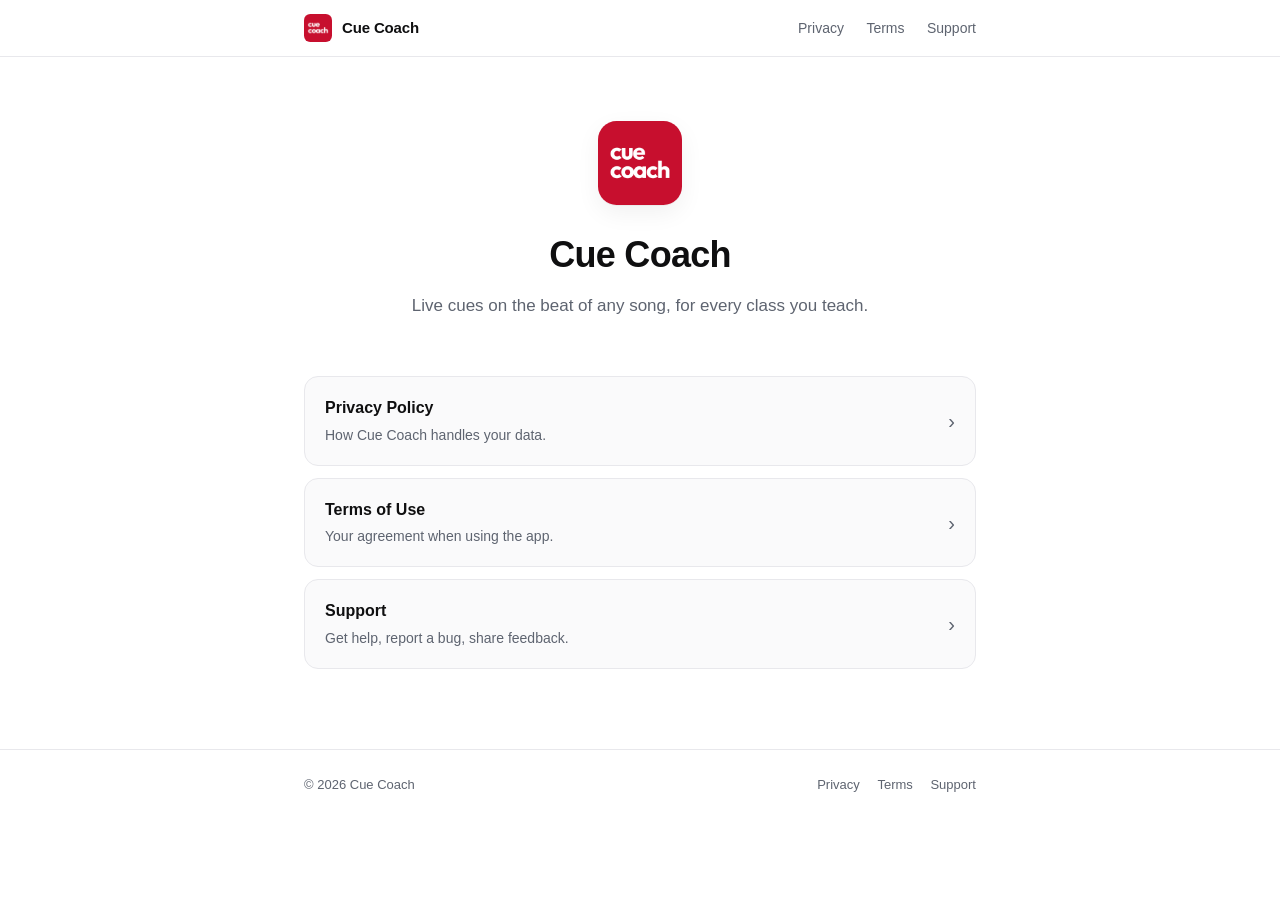
<file: index.html>
<!doctype html>
<html lang="en">
  <head>
    <meta charset="utf-8" />
    <meta name="viewport" content="width=device-width, initial-scale=1" />
    <title>Cue Coach</title>
    <meta name="description" content="Cue Coach — live cues on the beat of any song." />
    <link rel="stylesheet" href="styles.css" />
    <link rel="icon" type="image/png" href="logo.png" />
    <link rel="apple-touch-icon" href="logo.png" />
  </head>
  <body>
    <header class="topnav">
      <div class="container">
        <a href="./" class="brand">
          <img src="logo.png" alt="" class="brand-logo" />
          <span>Cue Coach</span>
        </a>
        <nav>
          <a href="privacy/">Privacy</a>
          <a href="terms/">Terms</a>
          <a href="support/">Support</a>
        </nav>
      </div>
    </header>

    <main class="container">
      <section class="hero">
        <img src="logo.png" alt="Cue Coach" class="hero-logo" />
        <h1>Cue Coach</h1>
        <p class="tagline">Live cues on the beat of any song, for every class you teach.</p>
      </section>

      <section class="links">
        <a class="link-card" href="privacy/">
          <span class="link-text">
            <span class="link-title">Privacy Policy</span>
            <span class="link-desc">How Cue Coach handles your data.</span>
          </span>
          <span class="chev">&rsaquo;</span>
        </a>
        <a class="link-card" href="terms/">
          <span class="link-text">
            <span class="link-title">Terms of Use</span>
            <span class="link-desc">Your agreement when using the app.</span>
          </span>
          <span class="chev">&rsaquo;</span>
        </a>
        <a class="link-card" href="support/">
          <span class="link-text">
            <span class="link-title">Support</span>
            <span class="link-desc">Get help, report a bug, share feedback.</span>
          </span>
          <span class="chev">&rsaquo;</span>
        </a>
      </section>
    </main>

    <footer class="site-footer">
      <div class="container">
        <span>&copy; <span id="year"></span> Cue Coach</span>
        <span>
          <a href="privacy/">Privacy</a>
          <a href="terms/">Terms</a>
          <a href="support/">Support</a>
        </span>
      </div>
    </footer>
    <script>
      document.getElementById("year").textContent = new Date().getFullYear();
    </script>
  </body>
</html>
</file>
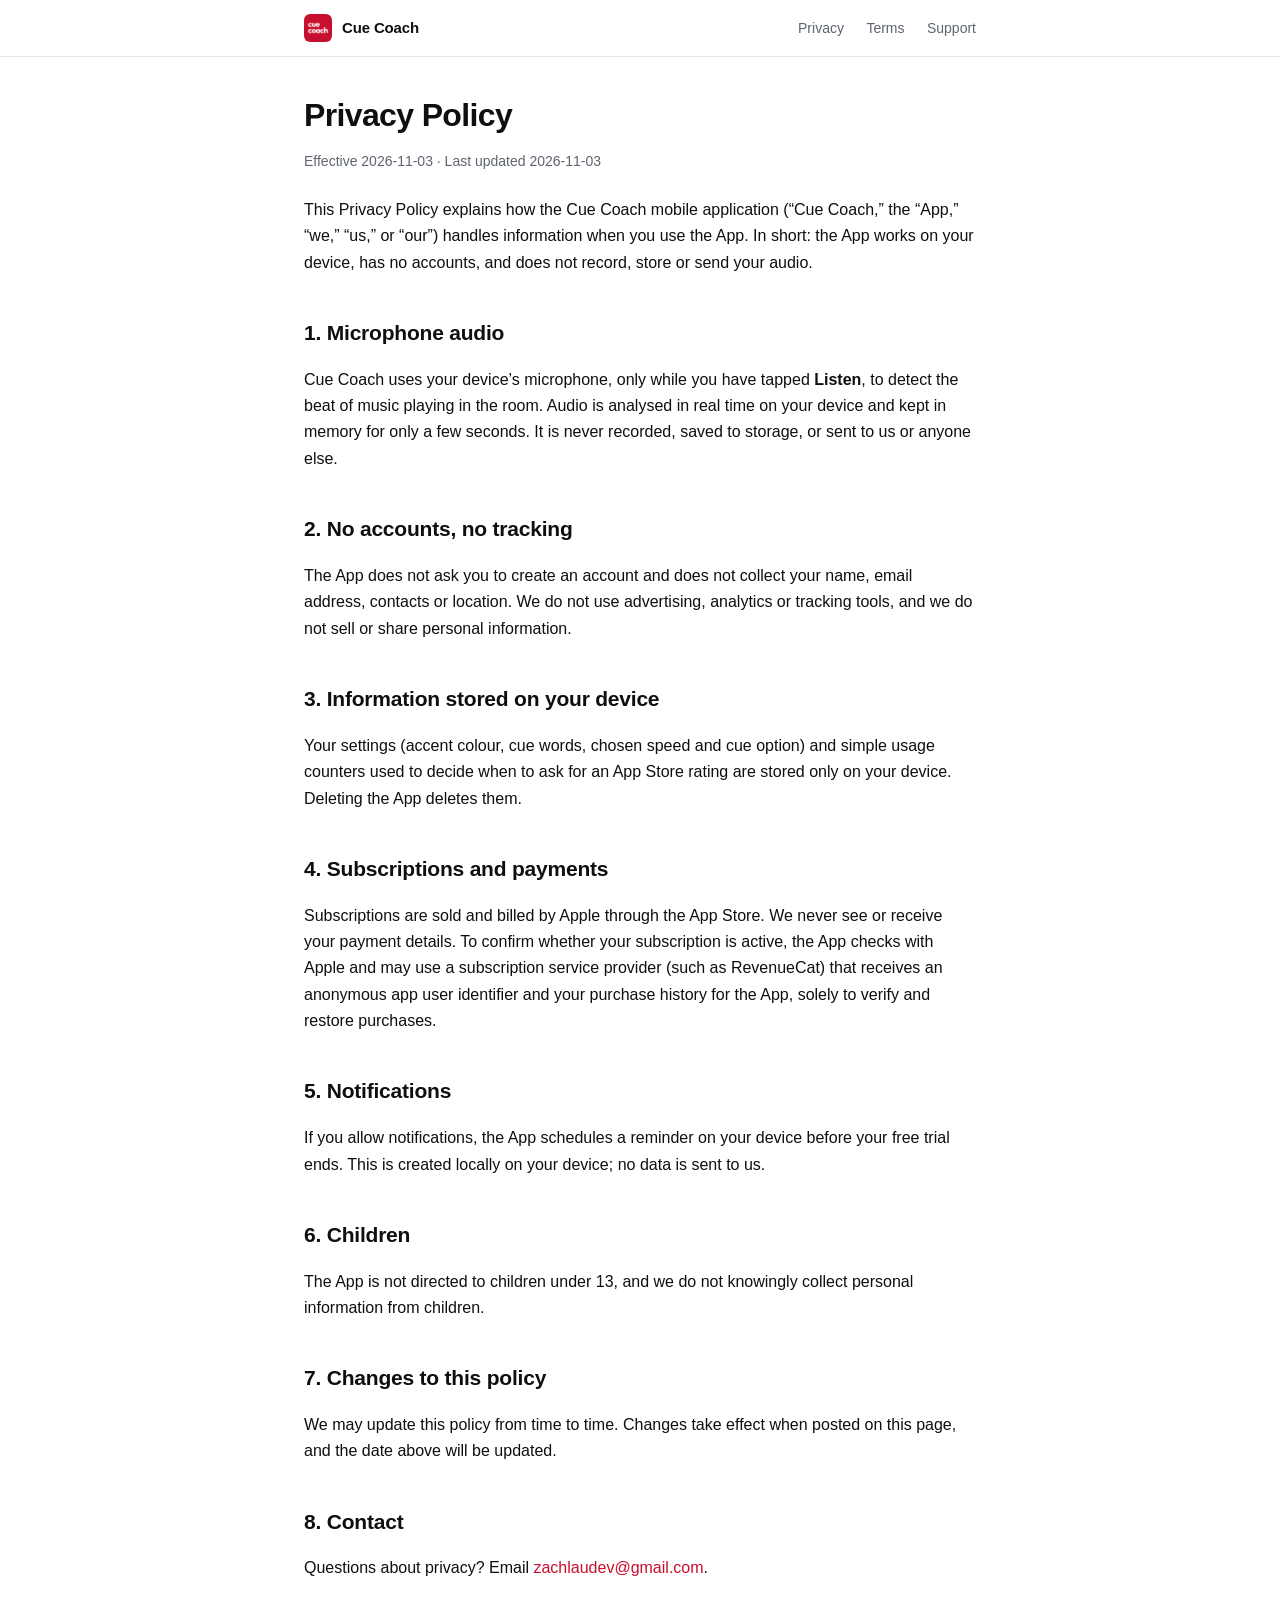
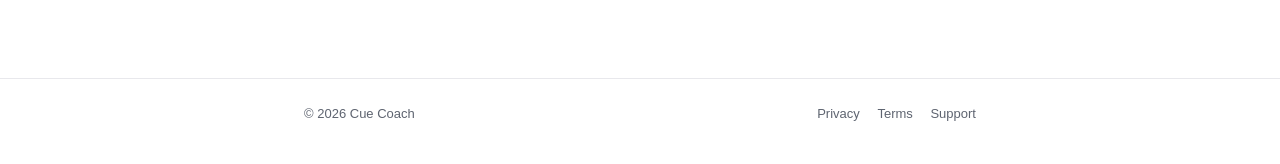
<file: privacy/index.html>
<!doctype html>
<html lang="en">
  <head>
    <meta charset="utf-8" />
    <meta name="viewport" content="width=device-width, initial-scale=1" />
    <title>Privacy Policy — Cue Coach</title>
    <meta name="description" content="Cue Coach privacy policy." />
    <link rel="stylesheet" href="../styles.css" />
    <link rel="icon" type="image/png" href="../logo.png" />
    <link rel="apple-touch-icon" href="../logo.png" />
  </head>
  <body>
    <header class="topnav">
      <div class="container">
        <a href="../" class="brand">
          <img src="../logo.png" alt="" class="brand-logo" />
          <span>Cue Coach</span>
        </a>
        <nav>
          <a href="../privacy/">Privacy</a>
          <a href="../terms/">Terms</a>
          <a href="../support/">Support</a>
        </nav>
      </div>
    </header>

    <main class="container">
      <article class="legal">
        <h1>Privacy Policy</h1>
        <p class="meta">Effective 2026-11-03 · Last updated 2026-11-03</p>

        <p>
          This Privacy Policy explains how the Cue Coach mobile application
          (&ldquo;Cue Coach,&rdquo; the &ldquo;App,&rdquo; &ldquo;we,&rdquo;
          &ldquo;us,&rdquo; or &ldquo;our&rdquo;) handles information when you
          use the App. In short: the App works on your device, has no
          accounts, and does not record, store or send your audio.
        </p>

        <h2 id="microphone">1. Microphone audio</h2>
        <p>
          Cue Coach uses your device&rsquo;s microphone, only while you have
          tapped <strong>Listen</strong>, to detect the beat of music playing
          in the room. Audio is analysed in real time on your device and kept
          in memory for only a few seconds. It is never recorded, saved to
          storage, or sent to us or anyone else.
        </p>

        <h2 id="no-accounts">2. No accounts, no tracking</h2>
        <p>
          The App does not ask you to create an account and does not collect
          your name, email address, contacts or location. We do not use
          advertising, analytics or tracking tools, and we do not sell or
          share personal information.
        </p>

        <h2 id="on-device">3. Information stored on your device</h2>
        <p>
          Your settings (accent colour, cue words, chosen speed and cue
          option) and simple usage counters used to decide when to ask for an
          App Store rating are stored only on your device. Deleting the App
          deletes them.
        </p>

        <h2 id="purchases">4. Subscriptions and payments</h2>
        <p>
          Subscriptions are sold and billed by Apple through the App Store.
          We never see or receive your payment details. To confirm whether
          your subscription is active, the App checks with Apple and may use a
          subscription service provider (such as RevenueCat) that receives an
          anonymous app user identifier and your purchase history for the
          App, solely to verify and restore purchases.
        </p>

        <h2 id="notifications">5. Notifications</h2>
        <p>
          If you allow notifications, the App schedules a reminder on your
          device before your free trial ends. This is created locally on your
          device; no data is sent to us.
        </p>

        <h2 id="children">6. Children</h2>
        <p>
          The App is not directed to children under 13, and we do not
          knowingly collect personal information from children.
        </p>

        <h2 id="changes">7. Changes to this policy</h2>
        <p>
          We may update this policy from time to time. Changes take effect
          when posted on this page, and the date above will be updated.
        </p>

        <h2 id="contact">8. Contact</h2>
        <p>
          Questions about privacy? Email
          <a href="mailto:zachlaudev@gmail.com">zachlaudev@gmail.com</a>.
        </p>
      </article>
    </main>

    <footer class="site-footer">
      <div class="container">
        <span>&copy; <span id="year"></span> Cue Coach</span>
        <span>
          <a href="../privacy/">Privacy</a>
          <a href="../terms/">Terms</a>
          <a href="../support/">Support</a>
        </span>
      </div>
    </footer>
    <script>
      document.getElementById("year").textContent = new Date().getFullYear();
    </script>
  </body>
</html>
</file>
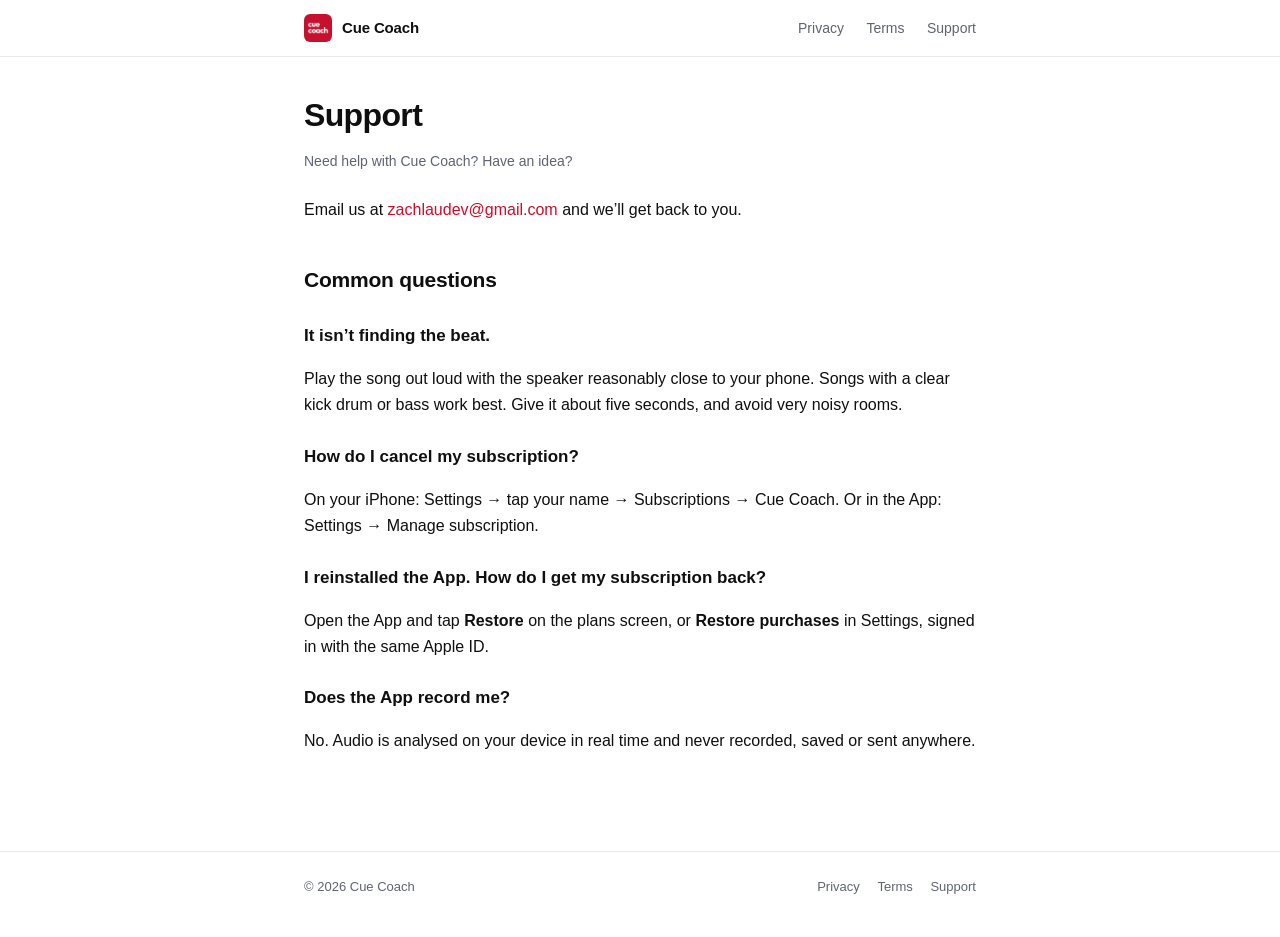
<file: support/index.html>
<!doctype html>
<html lang="en">
  <head>
    <meta charset="utf-8" />
    <meta name="viewport" content="width=device-width, initial-scale=1" />
    <title>Support — Cue Coach</title>
    <meta name="description" content="Get help with Cue Coach." />
    <link rel="stylesheet" href="../styles.css" />
    <link rel="icon" type="image/png" href="../logo.png" />
    <link rel="apple-touch-icon" href="../logo.png" />
  </head>
  <body>
    <header class="topnav">
      <div class="container">
        <a href="../" class="brand">
          <img src="../logo.png" alt="" class="brand-logo" />
          <span>Cue Coach</span>
        </a>
        <nav>
          <a href="../privacy/">Privacy</a>
          <a href="../terms/">Terms</a>
          <a href="../support/">Support</a>
        </nav>
      </div>
    </header>

    <main class="container">
      <article class="legal">
        <h1>Support</h1>
        <p class="meta">Need help with Cue Coach? Have an idea?</p>

        <p>
          Email us at
          <a href="mailto:zachlaudev@gmail.com">zachlaudev@gmail.com</a> and
          we&rsquo;ll get back to you.
        </p>

        <h2>Common questions</h2>

        <h3>It isn&rsquo;t finding the beat.</h3>
        <p>
          Play the song out loud with the speaker reasonably close to your
          phone. Songs with a clear kick drum or bass work best. Give it about
          five seconds, and avoid very noisy rooms.
        </p>

        <h3>How do I cancel my subscription?</h3>
        <p>
          On your iPhone: Settings &rarr; tap your name &rarr; Subscriptions
          &rarr; Cue Coach. Or in the App: Settings &rarr; Manage subscription.
        </p>

        <h3>I reinstalled the App. How do I get my subscription back?</h3>
        <p>
          Open the App and tap <strong>Restore</strong> on the plans screen,
          or <strong>Restore purchases</strong> in Settings, signed in with
          the same Apple ID.
        </p>

        <h3>Does the App record me?</h3>
        <p>
          No. Audio is analysed on your device in real time and never
          recorded, saved or sent anywhere.
        </p>
      </article>
    </main>

    <footer class="site-footer">
      <div class="container">
        <span>&copy; <span id="year"></span> Cue Coach</span>
        <span>
          <a href="../privacy/">Privacy</a>
          <a href="../terms/">Terms</a>
          <a href="../support/">Support</a>
        </span>
      </div>
    </footer>
    <script>
      document.getElementById("year").textContent = new Date().getFullYear();
    </script>
  </body>
</html>
</file>
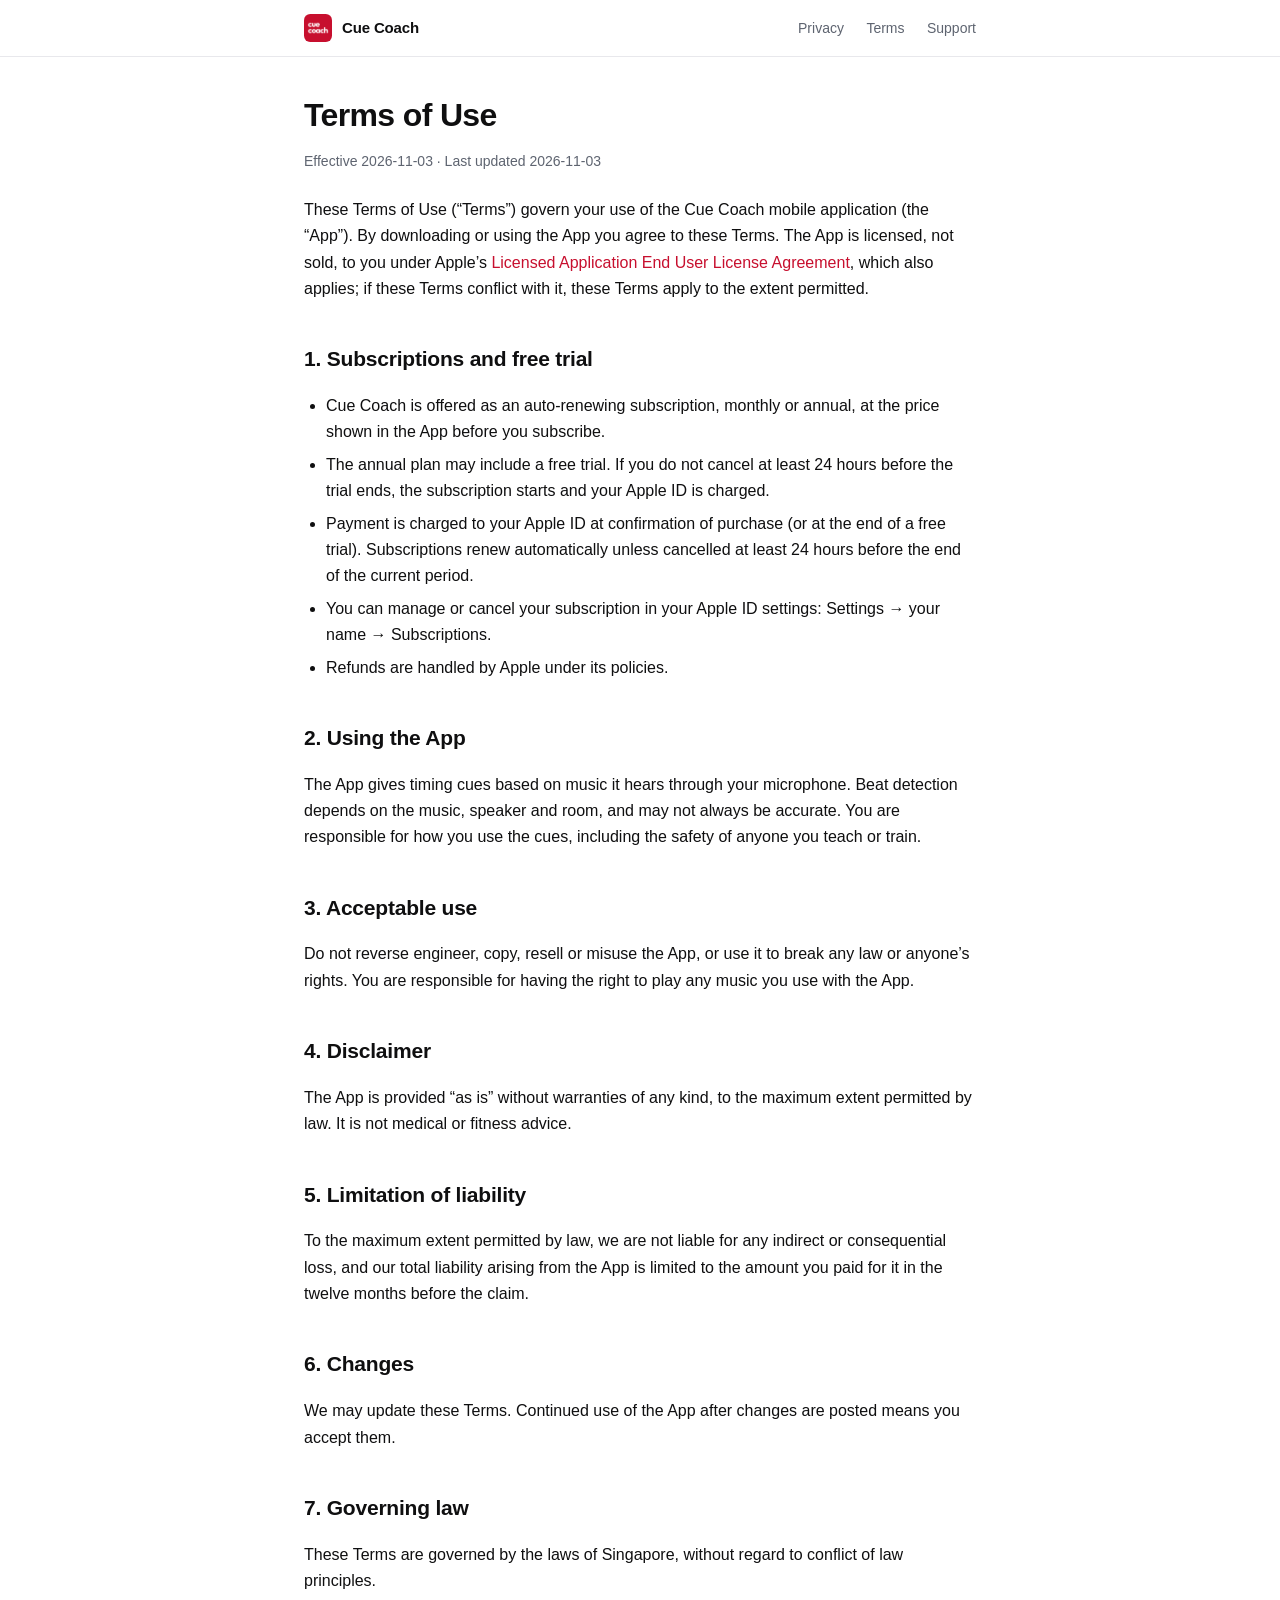
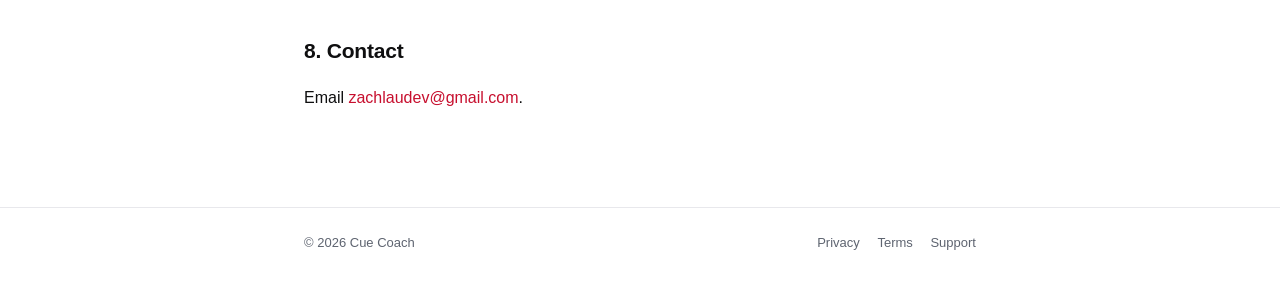
<file: terms/index.html>
<!doctype html>
<html lang="en">
  <head>
    <meta charset="utf-8" />
    <meta name="viewport" content="width=device-width, initial-scale=1" />
    <title>Terms of Use — Cue Coach</title>
    <meta name="description" content="Cue Coach terms of use." />
    <link rel="stylesheet" href="../styles.css" />
    <link rel="icon" type="image/png" href="../logo.png" />
    <link rel="apple-touch-icon" href="../logo.png" />
  </head>
  <body>
    <header class="topnav">
      <div class="container">
        <a href="../" class="brand">
          <img src="../logo.png" alt="" class="brand-logo" />
          <span>Cue Coach</span>
        </a>
        <nav>
          <a href="../privacy/">Privacy</a>
          <a href="../terms/">Terms</a>
          <a href="../support/">Support</a>
        </nav>
      </div>
    </header>

    <main class="container">
      <article class="legal">
        <h1>Terms of Use</h1>
        <p class="meta">Effective 2026-11-03 · Last updated 2026-11-03</p>

        <p>
          These Terms of Use (&ldquo;Terms&rdquo;) govern your use of the Cue
          Coach mobile application (the &ldquo;App&rdquo;). By downloading or
          using the App you agree to these Terms. The App is licensed, not
          sold, to you under Apple&rsquo;s
          <a href="https://www.apple.com/legal/internet-services/itunes/dev/stdeula/">Licensed Application End User License Agreement</a>,
          which also applies; if these Terms conflict with it, these Terms
          apply to the extent permitted.
        </p>

        <h2 id="subscriptions">1. Subscriptions and free trial</h2>
        <ul>
          <li>
            Cue Coach is offered as an auto-renewing subscription, monthly or
            annual, at the price shown in the App before you subscribe.
          </li>
          <li>
            The annual plan may include a free trial. If you do not cancel at
            least 24 hours before the trial ends, the subscription starts and
            your Apple ID is charged.
          </li>
          <li>
            Payment is charged to your Apple ID at confirmation of purchase
            (or at the end of a free trial). Subscriptions renew automatically
            unless cancelled at least 24 hours before the end of the current
            period.
          </li>
          <li>
            You can manage or cancel your subscription in your Apple ID
            settings: Settings &rarr; your name &rarr; Subscriptions.
          </li>
          <li>
            Refunds are handled by Apple under its policies.
          </li>
        </ul>

        <h2 id="use">2. Using the App</h2>
        <p>
          The App gives timing cues based on music it hears through your
          microphone. Beat detection depends on the music, speaker and room,
          and may not always be accurate. You are responsible for how you use
          the cues, including the safety of anyone you teach or train.
        </p>

        <h2 id="acceptable-use">3. Acceptable use</h2>
        <p>
          Do not reverse engineer, copy, resell or misuse the App, or use it
          to break any law or anyone&rsquo;s rights. You are responsible for
          having the right to play any music you use with the App.
        </p>

        <h2 id="disclaimer">4. Disclaimer</h2>
        <p>
          The App is provided &ldquo;as is&rdquo; without warranties of any
          kind, to the maximum extent permitted by law. It is not medical or
          fitness advice.
        </p>

        <h2 id="liability">5. Limitation of liability</h2>
        <p>
          To the maximum extent permitted by law, we are not liable for any
          indirect or consequential loss, and our total liability arising from
          the App is limited to the amount you paid for it in the twelve
          months before the claim.
        </p>

        <h2 id="changes">6. Changes</h2>
        <p>
          We may update these Terms. Continued use of the App after changes
          are posted means you accept them.
        </p>

        <h2 id="governing-law">7. Governing law</h2>
        <p>
          These Terms are governed by the laws of Singapore, without regard to
          conflict of law principles.
        </p>

        <h2 id="contact">8. Contact</h2>
        <p>
          Email <a href="mailto:zachlaudev@gmail.com">zachlaudev@gmail.com</a>.
        </p>
      </article>
    </main>

    <footer class="site-footer">
      <div class="container">
        <span>&copy; <span id="year"></span> Cue Coach</span>
        <span>
          <a href="../privacy/">Privacy</a>
          <a href="../terms/">Terms</a>
          <a href="../support/">Support</a>
        </span>
      </div>
    </footer>
    <script>
      document.getElementById("year").textContent = new Date().getFullYear();
    </script>
  </body>
</html>
</file>
<file: styles.css>
:root {
  --fg: #0f0f10;
  --muted: #5e6470;
  --bg: #ffffff;
  --card: #fafafb;
  --border: #e8e8ec;
  --accent: #c70f2e;
  --accent-hover: #a50c26;
  --radius: 14px;
  --shadow-sm: 0 1px 0 rgba(0, 0, 0, 0.04);
  --shadow-md: 0 1px 0 rgba(0, 0, 0, 0.04), 0 8px 24px rgba(0, 0, 0, 0.06);
}

@media (prefers-color-scheme: dark) {
  :root {
    --fg: #f5f5f7;
    --muted: #a1a1aa;
    --bg: #0c0c0d;
    --card: #161618;
    --border: #2a2a2e;
    --accent: #ff4d63;
    --accent-hover: #ff7a8a;
    --shadow-sm: 0 1px 0 rgba(0, 0, 0, 0.4);
    --shadow-md: 0 1px 0 rgba(0, 0, 0, 0.4), 0 8px 24px rgba(0, 0, 0, 0.4);
  }
}

* {
  box-sizing: border-box;
}

html,
body {
  margin: 0;
  padding: 0;
  background: var(--bg);
  color: var(--fg);
  font-family:
    -apple-system, BlinkMacSystemFont, "SF Pro Text", "Inter", "Segoe UI",
    Roboto, Helvetica, Arial, sans-serif;
  font-size: 16px;
  line-height: 1.65;
  -webkit-font-smoothing: antialiased;
  -moz-osx-font-smoothing: grayscale;
  text-rendering: optimizeLegibility;
}

a {
  color: var(--accent);
  text-decoration: none;
}

a:hover {
  color: var(--accent-hover);
  text-decoration: underline;
}

.container {
  max-width: 720px;
  margin: 0 auto;
  padding: 0 24px;
}

/* Top nav (every page) */
.topnav {
  border-bottom: 1px solid var(--border);
  padding: 14px 0;
}

.topnav .container {
  display: flex;
  align-items: center;
  justify-content: space-between;
}

.brand {
  display: inline-flex;
  align-items: center;
  gap: 10px;
  color: var(--fg);
  font-weight: 600;
  font-size: 15px;
  letter-spacing: -0.01em;
}

.brand:hover {
  color: var(--fg);
  text-decoration: none;
}

.brand-logo {
  width: 28px;
  height: 28px;
  border-radius: 22%;
}

.topnav nav a {
  color: var(--muted);
  font-size: 14px;
  margin-left: 18px;
}

.topnav nav a:hover {
  color: var(--accent);
}

/* Hero (landing only) */
.hero {
  text-align: center;
  padding: 64px 0 24px;
}

.hero-logo {
  width: 84px;
  height: 84px;
  border-radius: 22%;
  display: block;
  margin: 0 auto 20px;
  box-shadow: var(--shadow-md);
}

.hero h1 {
  margin: 0 0 8px;
  font-size: 36px;
  letter-spacing: -0.02em;
  font-weight: 700;
}

.tagline {
  color: var(--muted);
  font-size: 17px;
  margin: 0;
}

/* Link cards */
.links {
  display: grid;
  gap: 12px;
  padding: 32px 0 48px;
}

.link-card {
  display: flex;
  align-items: center;
  justify-content: space-between;
  padding: 18px 20px;
  background: var(--card);
  border: 1px solid var(--border);
  border-radius: var(--radius);
  color: var(--fg);
  transition: border-color 0.15s ease, transform 0.15s ease;
}

.link-card:hover {
  text-decoration: none;
  color: var(--fg);
  border-color: var(--accent);
  transform: translateY(-1px);
}

.link-card .link-text {
  display: block;
}

.link-card .link-title {
  display: block;
  font-weight: 600;
  font-size: 16px;
  margin-bottom: 2px;
}

.link-card .link-desc {
  display: block;
  color: var(--muted);
  font-size: 14px;
}

.link-card .chev {
  color: var(--muted);
  font-size: 20px;
  line-height: 1;
}

/* Legal article */
.legal {
  padding: 32px 0 48px;
}

.legal h1 {
  font-size: 32px;
  letter-spacing: -0.02em;
  margin: 0 0 8px;
  font-weight: 700;
}

.legal .meta {
  color: var(--muted);
  font-size: 14px;
  margin: 0 0 24px;
}

.legal h2 {
  font-size: 21px;
  margin: 40px 0 12px;
  letter-spacing: -0.01em;
  font-weight: 600;
  scroll-margin-top: 80px;
}

.legal h3 {
  font-size: 17px;
  margin: 24px 0 8px;
  font-weight: 600;
}

.legal p,
.legal li {
  font-size: 16px;
}

.legal ul,
.legal ol {
  padding-left: 22px;
}

.legal li {
  margin-bottom: 6px;
}

/* Table of contents */
.toc {
  background: var(--card);
  border: 1px solid var(--border);
  border-radius: var(--radius);
  padding: 16px 20px;
  margin: 0 0 32px;
}

.toc-label {
  display: block;
  font-size: 12px;
  letter-spacing: 0.06em;
  text-transform: uppercase;
  color: var(--muted);
  font-weight: 600;
  margin-bottom: 8px;
}

.toc ol {
  margin: 0;
  padding-left: 20px;
  font-size: 14px;
  color: var(--muted);
}

.toc ol li {
  margin-bottom: 4px;
}

.toc a {
  color: var(--fg);
}

.toc a:hover {
  color: var(--accent);
}

/* Site footer */
.site-footer {
  border-top: 1px solid var(--border);
  margin-top: 32px;
  padding: 24px 0 40px;
  color: var(--muted);
  font-size: 13px;
}

.site-footer .container {
  display: flex;
  align-items: center;
  justify-content: space-between;
  flex-wrap: wrap;
  gap: 8px;
}

.site-footer a {
  color: var(--muted);
  margin-left: 14px;
}

.site-footer a:first-of-type {
  margin-left: 0;
}

.site-footer a:hover {
  color: var(--accent);
}

@media (max-width: 540px) {
  .topnav nav a {
    margin-left: 12px;
  }
  .hero {
    padding: 48px 0 16px;
  }
  .hero h1 {
    font-size: 30px;
  }
  .legal h1 {
    font-size: 26px;
  }
  .legal h2 {
    font-size: 19px;
  }
}
</file>
